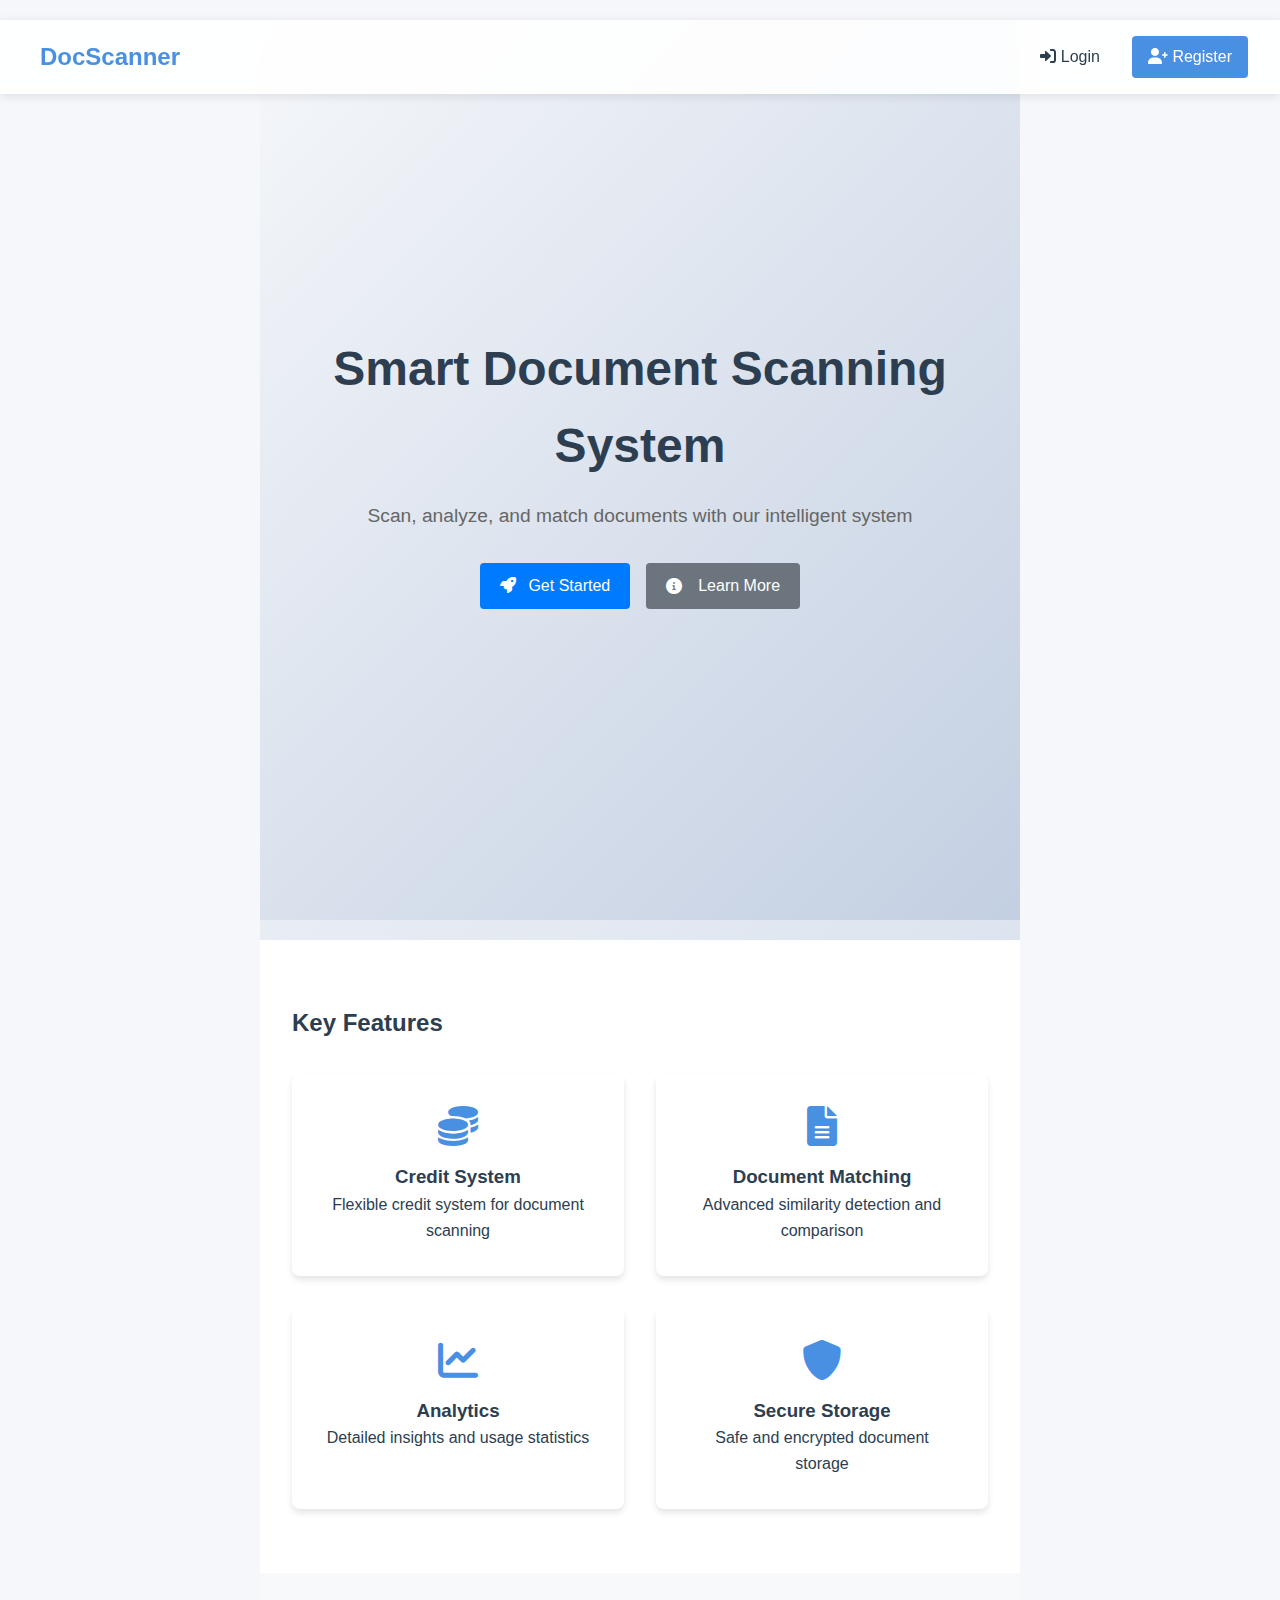
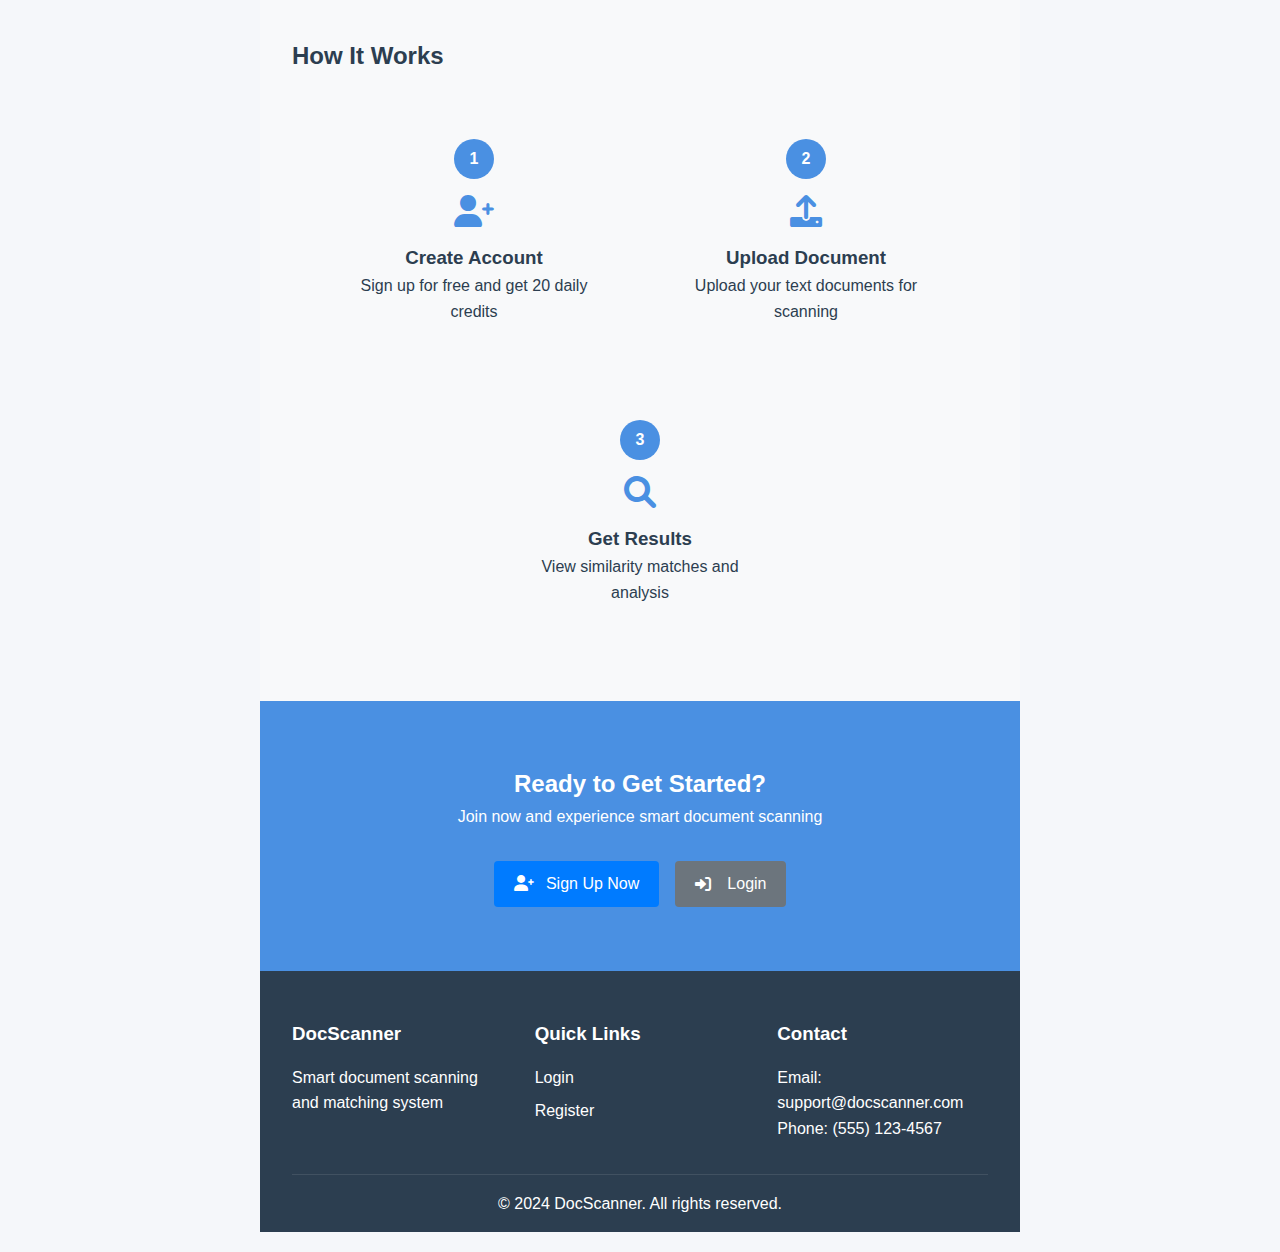
<file: index.html>
<!DOCTYPE html>
<html lang="en">
<head>
    <meta charset="UTF-8">
    <meta name="viewport" content="width=device-width, initial-scale=1.0">
    <title>Document Scanner - Home</title>
    <link rel="stylesheet" href="css/style.css">
    <link rel="stylesheet" href="https://cdnjs.cloudflare.com/ajax/libs/font-awesome/6.0.0/css/all.min.css">
</head>
<body>
    <div class="landing-container">
        <!-- Hero Section -->
        <header class="hero-section">
            <nav class="nav-bar">
                <div class="logo">
                    <i class="fas fa-file-search"></i>
                    <span>DocScanner</span>
                </div>
                <div class="nav-links">
                    <a href="login.html" class="nav-link">
                        <i class="fas fa-sign-in-alt"></i> Login
                    </a>
                    <a href="register.html" class="nav-link highlight">
                        <i class="fas fa-user-plus"></i> Register
                    </a>
                </div>
            </nav>
            
            <div class="hero-content">
                <h1>Smart Document Scanning System</h1>
                <p>Scan, analyze, and match documents with our intelligent system</p>
                <div class="hero-buttons">
                    <a href="register.html" class="btn primary-btn">
                        <i class="fas fa-rocket"></i> Get Started
                    </a>
                    <a href="#features" class="btn secondary-btn">
                        <i class="fas fa-info-circle"></i> Learn More
                    </a>
                </div>
            </div>
        </header>

        <!-- Features Section -->
        <section id="features" class="features-section">
            <h2>Key Features</h2>
            <div class="features-grid">
                <div class="feature-card">
                    <i class="fas fa-coins feature-icon"></i>
                    <h3>Credit System</h3>
                    <p>Flexible credit system for document scanning</p>
                </div>
                <div class="feature-card">
                    <i class="fas fa-file-alt feature-icon"></i>
                    <h3>Document Matching</h3>
                    <p>Advanced similarity detection and comparison</p>
                </div>
                <div class="feature-card">
                    <i class="fas fa-chart-line feature-icon"></i>
                    <h3>Analytics</h3>
                    <p>Detailed insights and usage statistics</p>
                </div>
                <div class="feature-card">
                    <i class="fas fa-shield-alt feature-icon"></i>
                    <h3>Secure Storage</h3>
                    <p>Safe and encrypted document storage</p>
                </div>
            </div>
        </section>

        <!-- How It Works Section -->
        <section class="how-it-works-section">
            <h2>How It Works</h2>
            <div class="steps-container">
                <div class="step">
                    <div class="step-number">1</div>
                    <i class="fas fa-user-plus step-icon"></i>
                    <h3>Create Account</h3>
                    <p>Sign up for free and get 20 daily credits</p>
                </div>
                <div class="step">
                    <div class="step-number">2</div>
                    <i class="fas fa-upload step-icon"></i>
                    <h3>Upload Document</h3>
                    <p>Upload your text documents for scanning</p>
                </div>
                <div class="step">
                    <div class="step-number">3</div>
                    <i class="fas fa-search step-icon"></i>
                    <h3>Get Results</h3>
                    <p>View similarity matches and analysis</p>
                </div>
            </div>
        </section>

        <!-- Call to Action -->
        <section class="cta-section">
            <div class="cta-content">
                <h2>Ready to Get Started?</h2>
                <p>Join now and experience smart document scanning</p>
                <div class="cta-buttons">
                    <a href="register.html" class="btn primary-btn">
                        <i class="fas fa-user-plus"></i> Sign Up Now
                    </a>
                    <a href="login.html" class="btn secondary-btn">
                        <i class="fas fa-sign-in-alt"></i> Login
                    </a>
                </div>
            </div>
        </section>

        <!-- Footer -->
        <footer class="footer">
            <div class="footer-content">
                <div class="footer-section">
                    <h3>DocScanner</h3>
                    <p>Smart document scanning and matching system</p>
                </div>
                <div class="footer-section">
                    <h3>Quick Links</h3>
                    <a href="login.html">Login</a>
                    <a href="register.html">Register</a>
                </div>
                <div class="footer-section">
                    <h3>Contact</h3>
                    <p>Email: support@docscanner.com</p>
                    <p>Phone: (555) 123-4567</p>
                </div>
            </div>
            <div class="footer-bottom">
                <p>&copy; 2024 DocScanner. All rights reserved.</p>
            </div>
        </footer>
    </div>
</body>
</html>
</file>
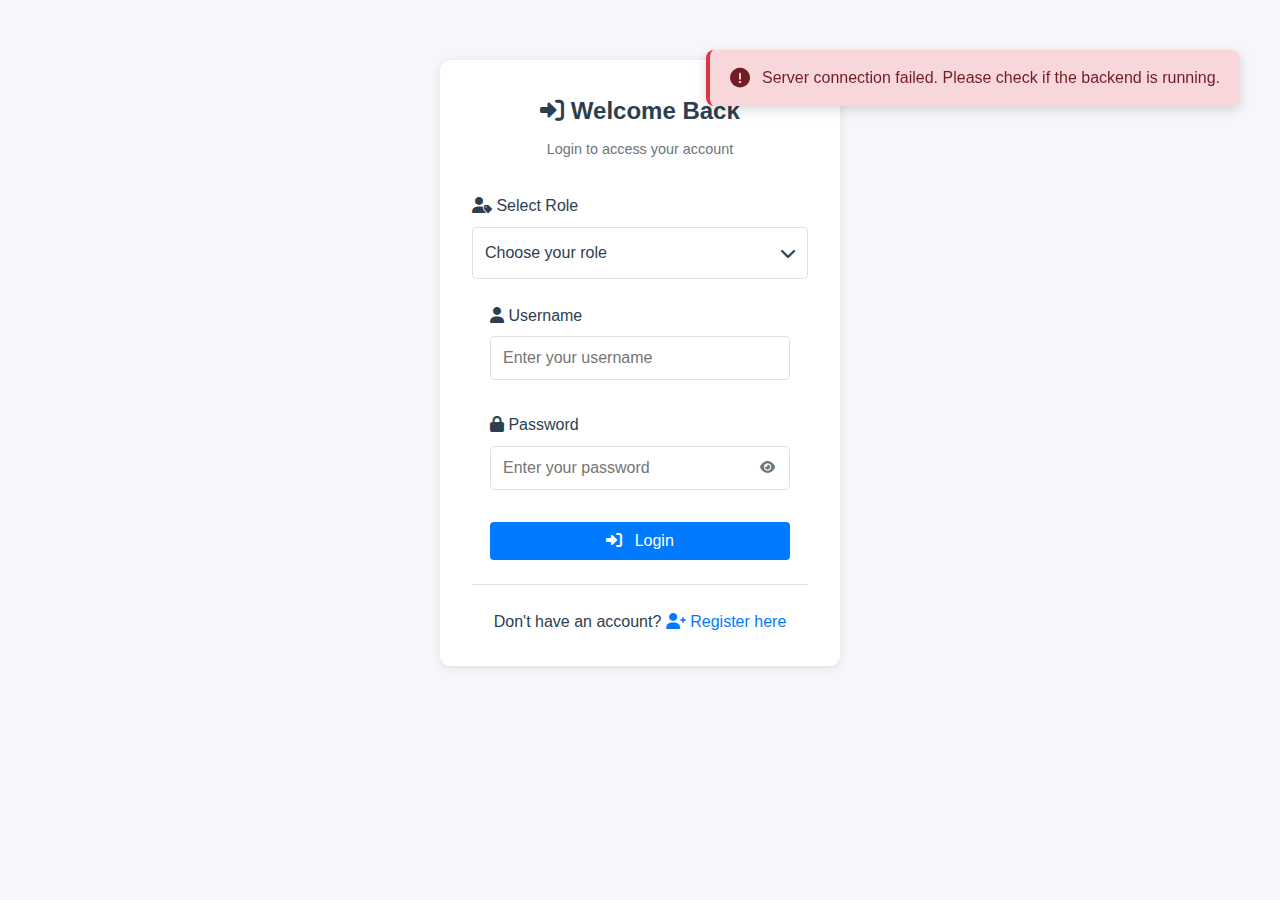
<file: admin.html>
<!DOCTYPE html>
<html lang="en">
<head>
    <meta charset="UTF-8">
    <meta name="viewport" content="width=device-width, initial-scale=1.0">
    <title>Admin Dashboard</title>
    <link rel="stylesheet" href="css/style.css">
    <link rel="stylesheet" href="https://cdnjs.cloudflare.com/ajax/libs/font-awesome/6.0.0/css/all.min.css">
</head>
<body>
    <div class="container">
        <div class="admin-dashboard">
            <div class="admin-header">
                <h1><i class="fas fa-user-shield"></i> Admin Dashboard</h1>
                <div class="header-actions">
                    <a href="analytics.html" class="btn primary-btn">
                        <i class="fas fa-chart-line"></i> View Analytics
                    </a>
                    <button class="btn secondary-btn refresh-btn">
                        <i class="fas fa-sync-alt"></i> Refresh
                    </button>
                </div>
            </div>
            
            <div class="admin-section">
                <h2><i class="fas fa-coins"></i> Credit Requests</h2>
                <div id="creditRequests" class="request-list">
                    Loading requests...
                </div>
            </div>

            <div class="admin-section">
                <h2><i class="fas fa-users"></i> User Management</h2>
                <div id="userList" class="user-list">
                    Loading users...
                </div>
            </div>

            <div class="button-group">
                <a href="profile.html" class="btn back-btn">
                    <i class="fas fa-arrow-left"></i> Back to Profile
                </a>
                <button id="logoutBtn" class="btn danger-btn">
                    <i class="fas fa-sign-out-alt"></i> Logout
                </button>
            </div>
        </div>
    </div>

    <script src="js/admin.js"></script>
</body>
</html>
</file>
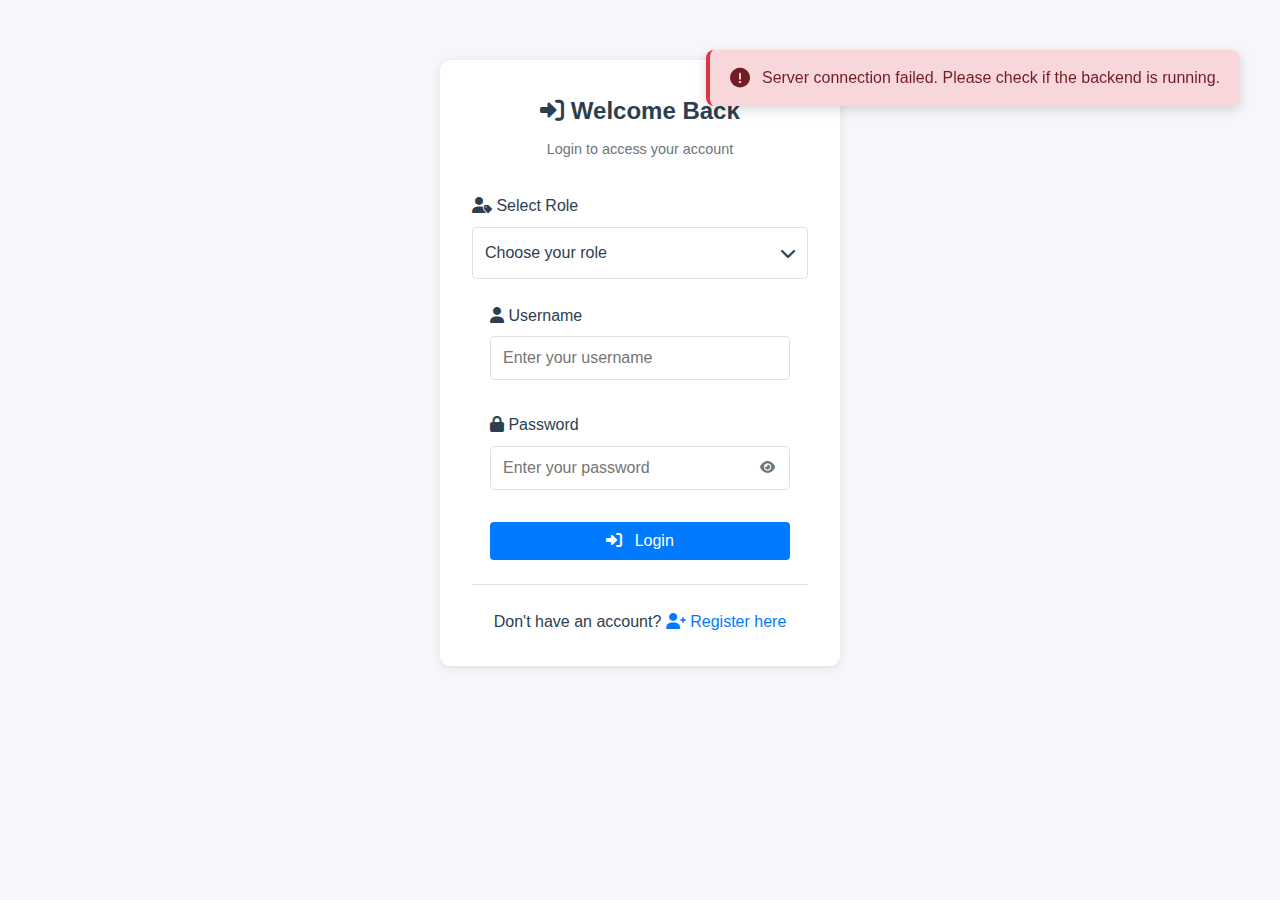
<file: login.html>
<!DOCTYPE html>
<html lang="en">
<head>
    <meta charset="UTF-8">
    <meta name="viewport" content="width=device-width, initial-scale=1.0">
    <title>Login - Document Scanner</title>
    <link rel="stylesheet" href="css/style.css">
    <link rel="stylesheet" href="https://cdnjs.cloudflare.com/ajax/libs/font-awesome/6.0.0/css/all.min.css">
</head>
<body>
    <div class="container">
        <div class="auth-card">
            <div class="auth-header">
                <h2><i class="fas fa-sign-in-alt"></i> Welcome Back</h2>
                <p class="auth-subtitle">Login to access your account</p>
            </div>

            <div class="role-selector">
                <label for="roleSelect"><i class="fas fa-user-tag"></i> Select Role</label>
                <div class="custom-select" id="roleSelect">
                    <div class="select-header">
                        <span class="selected-option">Choose your role</span>
                        <i class="fas fa-chevron-down"></i>
                    </div>
                    <div class="options-list">
                        <div class="option" data-username="admin" data-password="admin123" data-role="admin">
                            <i class="fas fa-user-shield"></i> Admin
                        </div>
                        <div class="option" data-username="user1" data-password="password" data-role="user">
                            <i class="fas fa-user"></i> Regular User
                        </div>
                    </div>
                </div>
            </div>

            <form id="loginForm" class="auth-form">
                <div class="form-group">
                    <label for="username">
                        <i class="fas fa-user"></i> Username
                    </label>
                    <input 
                        type="text" 
                        id="username" 
                        name="username" 
                        required 
                        placeholder="Enter your username"
                        autocomplete="username"
                    >
                </div>
                
                <div class="form-group">
                    <label for="password">
                        <i class="fas fa-lock"></i> Password
                    </label>
                    <div class="password-input-group">
                        <input 
                            type="password" 
                            id="password" 
                            name="password" 
                            required 
                            placeholder="Enter your password"
                            autocomplete="current-password"
                        >
                        <button type="button" class="toggle-password" tabindex="-1">
                            <i class="fas fa-eye"></i>
                        </button>
                    </div>
                </div>
                
                <button type="submit" class="btn primary-btn">
                    <i class="fas fa-sign-in-alt"></i> Login
                </button>
            </form>

            <div class="auth-footer">
                <p>Don't have an account? 
                    <a href="register.html" class="link-primary">
                        <i class="fas fa-user-plus"></i> Register here
                    </a>
                </p>
            </div>

            <div id="notification" class="notification" style="display: none;"></div>
        </div>

        <div class="notification-container"></div>
    </div>

    <script src="js/login.js"></script>
</body>
</html>
</file>
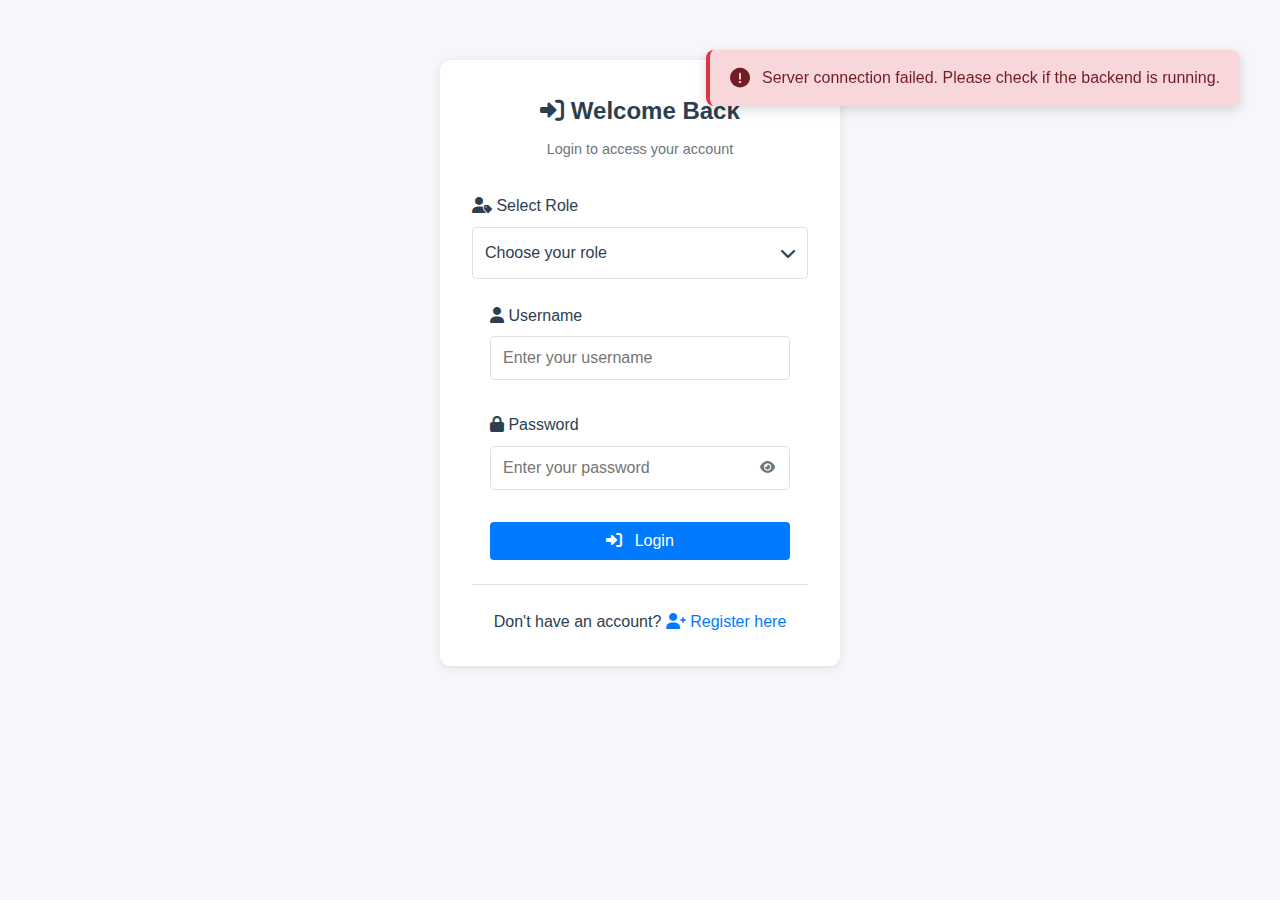
<file: profile.html>
<!DOCTYPE html>
<html lang="en">
<head>
    <meta charset="UTF-8">
    <meta name="viewport" content="width=device-width, initial-scale=1.0">
    <title>User Profile</title>
    <link rel="stylesheet" href="css/style.css">
    <link rel="stylesheet" href="https://cdnjs.cloudflare.com/ajax/libs/font-awesome/6.0.0/css/all.min.css">
</head>
<body>
    <div class="container">
        <div class="profile-card">
            <h1>User Profile</h1>
            
            <div class="user-info">
                <p><strong>Username:</strong> <span id="username">Loading...</span></p>
            </div>

            <div class="credit-section">
                <div class="credit-info">
                    <h3><i class="fas fa-coins"></i> Credits</h3>
                    <p>Available: <span id="credits">Loading...</span></p>
                </div>
                <div id="creditHistory" class="credit-history"></div>
            </div>

            <div class="button-group">
                <a href="upload.html" class="btn primary-btn">
                    <i class="fas fa-upload"></i> Upload Document
                </a>
                <button id="logoutBtn" class="btn danger-btn">
                    <i class="fas fa-sign-out-alt"></i> Logout
                </button>
            </div>
        </div>
    </div>

    <script src="js/profile.js"></script>
</body>
</html>
</file>
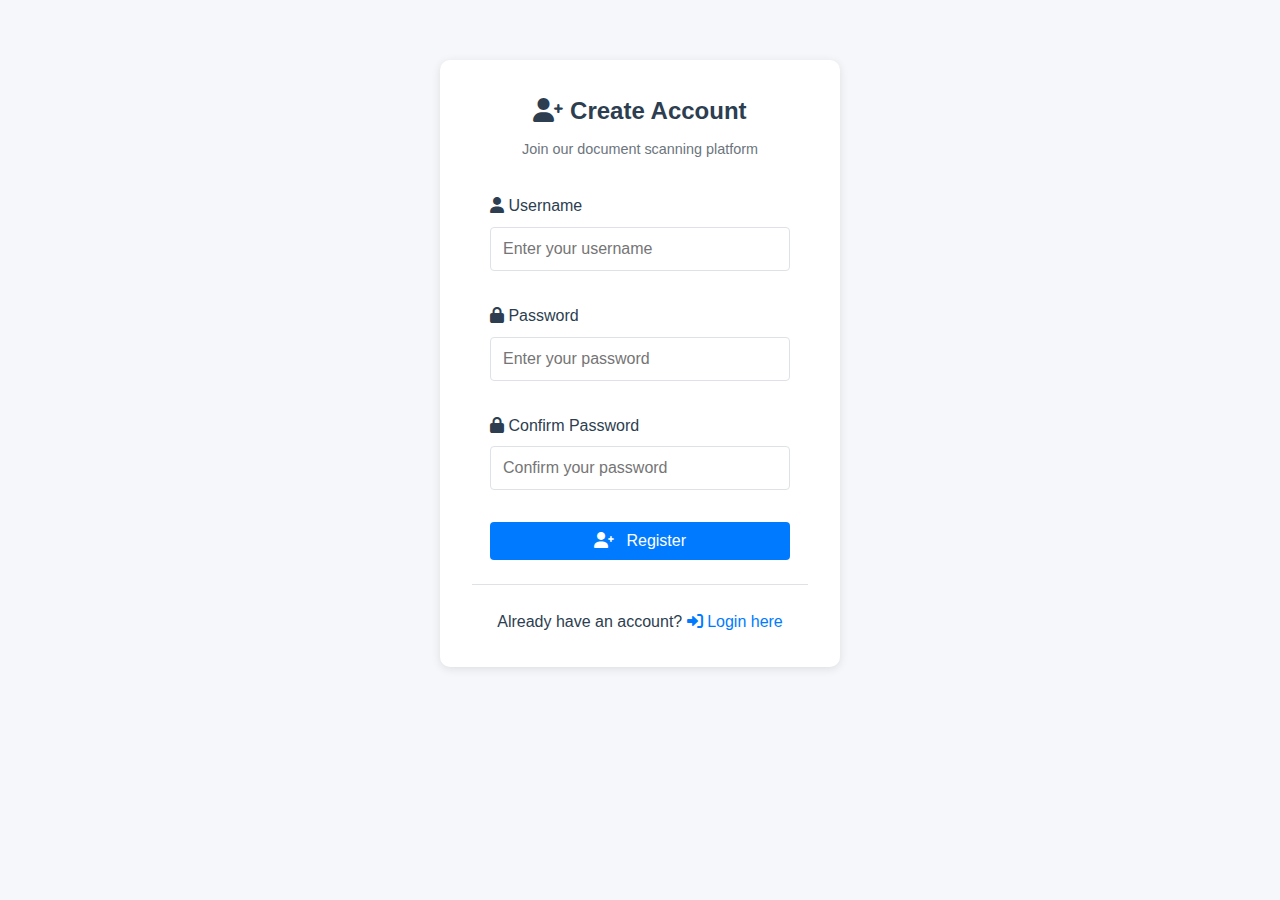
<file: register.html>
<!DOCTYPE html>
<html lang="en">
<head>
    <meta charset="UTF-8">
    <meta name="viewport" content="width=device-width, initial-scale=1.0">
    <title>Register - Document Scanner</title>
    <link rel="stylesheet" href="css/style.css">
    <link rel="stylesheet" href="https://cdnjs.cloudflare.com/ajax/libs/font-awesome/6.0.0/css/all.min.css">
</head>
<body>
    <div class="container">
        <div class="auth-card">
            <div class="auth-header">
                <h2><i class="fas fa-user-plus"></i> Create Account</h2>
                <p class="auth-subtitle">Join our document scanning platform</p>
            </div>

            <form id="registerForm" class="auth-form">
                <div class="form-group">
                    <label for="username">
                        <i class="fas fa-user"></i> Username
                    </label>
                    <input 
                        type="text" 
                        id="username" 
                        name="username" 
                        required 
                        placeholder="Enter your username"
                        autocomplete="username"
                    >
                </div>
                
                <div class="form-group">
                    <label for="password">
                        <i class="fas fa-lock"></i> Password
                    </label>
                    <input 
                        type="password" 
                        id="password" 
                        name="password" 
                        required 
                        placeholder="Enter your password"
                        autocomplete="new-password"
                    >
                </div>

                <div class="form-group">
                    <label for="confirm-password">
                        <i class="fas fa-lock"></i> Confirm Password
                    </label>
                    <input 
                        type="password" 
                        id="confirm-password" 
                        name="confirm-password" 
                        required 
                        placeholder="Confirm your password"
                        autocomplete="new-password"
                    >
                </div>
                
                <button type="submit" class="btn primary-btn">
                    <i class="fas fa-user-plus"></i> Register
                </button>
            </form>

            <div class="auth-footer">
                <p>Already have an account? 
                    <a href="login.html" class="link-primary">
                        <i class="fas fa-sign-in-alt"></i> Login here
                    </a>
                </p>
            </div>

            <div id="notification" class="notification" style="display: none;"></div>
        </div>
    </div>

    <script src="js/register.js"></script>
</body>
</html>
</file>
<file: css/style.css>
/* CSS Reset and Base Styles */
:root {
    --primary-color: #4a90e2;
    --secondary-color: #67c23a;
    --danger-color: #f56c6c;
    --text-color: #2c3e50;
    --border-color: #dcdfe6;
    --background-color: #f5f7fa;
    --card-shadow: 0 2px 12px 0 rgba(0, 0, 0, 0.1);
    --transition-speed: 0.3s;
}

* {
    margin: 0;
    padding: 0;
    box-sizing: border-box;
}

body {
    font-family: 'Segoe UI', Tahoma, Geneva, Verdana, sans-serif;
    line-height: 1.6;
    color: var(--text-color);
    background-color: var(--background-color);
}

/* Layout Components */
.container {
    max-width: 1200px;
    margin: 0 auto;
    padding: 20px;
}

/* Card Styles */
.card {
    background: white;
    border-radius: 8px;
    padding: 20px;
    margin-bottom: 20px;
    box-shadow: var(--card-shadow);
    transition: transform var(--transition-speed);
}

.card:hover {
    transform: translateY(-2px);
}

/* Form Styles */
.form-group {
    margin-bottom: 1rem;
}

.form-group label {
    display: block;
    margin-bottom: 0.5rem;
    font-weight: 500;
}

.form-group input {
    width: 100%;
    padding: 8px 12px;
    border: 1px solid var(--border-color);
    border-radius: 4px;
    transition: border-color var(--transition-speed);
}

.form-group input:focus {
    outline: none;
    border-color: var(--primary-color);
}

/* Button Styles */
.btn {
    display: inline-flex;
    align-items: center;
    padding: 8px 16px;
    border: none;
    border-radius: 4px;
    cursor: pointer;
    font-weight: 500;
    transition: all var(--transition-speed);
}

.btn i {
    margin-right: 8px;
}

.primary-btn {
    background-color: var(--primary-color);
    color: white;
}

.secondary-btn {
    background-color: #fff;
    border: 1px solid var(--primary-color);
    color: var(--primary-color);
}

.danger-btn {
    background-color: var(--danger-color);
    color: white;
}

/* Document History Styles */
.history-card {
    background: white;
    border-radius: 8px;
    padding: 20px;
    margin-top: 20px;
    box-shadow: var(--card-shadow);
}

.history-header {
    display: flex;
    justify-content: space-between;
    align-items: center;
    margin-bottom: 20px;
}

.document-item {
    border: 1px solid var(--border-color);
    border-radius: 6px;
    padding: 15px;
    margin-bottom: 15px;
    background: #fff;
}

.document-header {
    display: flex;
    justify-content: space-between;
    align-items: center;
    margin-bottom: 10px;
}

.document-actions {
    display: flex;
    gap: 10px;
}

.document-info {
    color: #666;
    font-size: 0.9em;
}

.document-preview {
    margin-top: 5px;
    padding: 10px;
    background: #f8f9fa;
    border-radius: 4px;
}

.similar-documents {
    margin-top: 10px;
    padding: 10px;
    background: #f8f9fa;
    border-radius: 4px;
}

.similar-document {
    display: flex;
    align-items: center;
    gap: 10px;
    margin: 5px 0;
}

.similarity-score {
    padding: 2px 6px;
    border-radius: 4px;
    font-weight: bold;
}

.high-similarity { background: #67c23a; color: white; }
.medium-similarity { background: #e6a23c; color: white; }
.low-similarity { background: #f56c6c; color: white; }

.no-documents {
    text-align: center;
    padding: 20px;
    color: #666;
    background: #f8f9fa;
    border-radius: 4px;
}

.error {
    color: var(--danger-color);
    text-align: center;
    padding: 10px;
    background: #fff3f3;
    border-radius: 4px;
}

/* Similar Documents Section */
.similar-docs-section {
    margin-top: 20px;
    padding: 15px;
    background: #f8f9fa;
    border-radius: 8px;
}

.similar-doc-item {
    display: flex;
    align-items: center;
    padding: 10px;
    border-bottom: 1px solid var(--border-color);
}

/* Analytics Dashboard */
.analytics-grid {
    display: grid;
    grid-template-columns: repeat(auto-fit, minmax(250px, 1fr));
    gap: 20px;
    margin-bottom: 30px;
}

.stat-box {
    background: white;
    padding: 20px;
    border-radius: 8px;
    display: flex;
    align-items: center;
    box-shadow: var(--card-shadow);
}

/* Notifications */
.notification {
    position: fixed;
    bottom: 20px;
    right: 20px;
    padding: 15px 25px;
    border-radius: 4px;
    background: white;
    box-shadow: var(--card-shadow);
    animation: slideIn 0.3s ease-out;
    z-index: 1000;
}

@keyframes slideIn {
    from {
        transform: translateX(100%);
        opacity: 0;
    }
    to {
        transform: translateX(0);
        opacity: 1;
    }
}

/* Loading States */
.loading {
    position: relative;
}

.loading::after {
    content: '';
    position: absolute;
    top: 0;
    left: 0;
    width: 100%;
    height: 100%;
    background: rgba(255, 255, 255, 0.8);
    display: flex;
    justify-content: center;
    align-items: center;
}

/* Responsive Design */
@media (max-width: 768px) {
    .container {
        padding: 10px;
    }

    .analytics-grid {
        grid-template-columns: 1fr;
    }

    .btn {
        width: 100%;
        margin-bottom: 10px;
    }

    .document-header {
        flex-direction: column;
        gap: 10px;
    }
}

/* Print Styles */
@media print {
    .no-print {
        display: none;
    }

    .container {
        width: 100%;
        padding: 0;
    }

    .card {
        box-shadow: none;
        border: 1px solid #ddd;
    }
}

/* Utility Classes */
.text-center { text-align: center; }
.mt-2 { margin-top: 1rem; }
.mb-2 { margin-bottom: 1rem; }
.hidden { display: none; }

body {
    font-family: Arial, sans-serif;
    max-width: 800px;
    margin: 0 auto;
    padding: 20px;
}

form {
    display: flex;
    flex-direction: column;
    gap: 10px;
    max-width: 300px;
    margin: 20px auto;
}

input {
    padding: 8px;
    border: 1px solid #ddd;
    border-radius: 4px;
}

button {
    padding: 10px;
    background-color: #007bff;
    color: white;
    border: none;
    border-radius: 4px;
    cursor: pointer;
}

button:hover {
    background-color: #0056b3;
}

header {
    margin-bottom: 20px;
}

nav {
    margin: 20px 0;
}

nav button {
    margin-right: 10px;
}

.profile-info {
    background: #f5f5f5;
    padding: 20px;
    border-radius: 4px;
    margin-bottom: 20px;
}

/* Style for the navigation buttons */
nav button {
    padding: 10px 20px;
    margin-right: 10px;
    background-color: #007bff;
    color: white;
    border: none;
    border-radius: 4px;
    cursor: pointer;
}

nav button:hover {
    background-color: #0056b3;
}

/* Style for the logout button specifically */
#logoutBtn {
    background-color: #dc3545;
}

#logoutBtn:hover {
    background-color: #c82333;
}

#result {
    padding: 10px;
    margin: 10px 0;
    border-radius: 4px;
}

#result:not(:empty) {
    background-color: #f8f9fa;
    border: 1px solid #ddd;
}

#creditInfo {
    margin: 10px 0;
    padding: 10px;
    background-color: #e9ecef;
    border-radius: 4px;
}

#backBtn {
    background-color: #6c757d;
}

#backBtn:hover {
    background-color: #5a6268;
}

/* Add this to your existing CSS */
.button {
    display: inline-block;
    padding: 10px 20px;
    background-color: #007bff;
    color: white;
    text-decoration: none;
    border-radius: 4px;
    margin-right: 10px;
}

.button:hover {
    background-color: #0056b3;
    color: white;
}

/* Add these styles */
.form-group {
    margin-bottom: 15px;
}

main {
    padding: 20px;
    background-color: #fff;
    border-radius: 8px;
    box-shadow: 0 2px 4px rgba(0,0,0,0.1);
}

/* Add these new styles to your existing CSS */
.container {
    max-width: 800px;
    margin: 40px auto;
    padding: 0 20px;
}

.profile-card, .upload-card {
    background: white;
    padding: 30px;
    border-radius: 8px;
    box-shadow: 0 2px 4px rgba(0,0,0,0.1);
}

.user-info, .credit-info {
    margin: 20px 0;
    padding: 15px;
    background: #f8f9fa;
    border-radius: 4px;
}

.button-group {
    margin-top: 20px;
    display: flex;
    gap: 10px;
}

.btn {
    padding: 10px 20px;
    border: none;
    border-radius: 4px;
    cursor: pointer;
    text-decoration: none;
    display: inline-block;
    font-size: 16px;
}

.primary-btn {
    background: #007bff;
    color: white;
}

.primary-btn:hover {
    background: #0056b3;
}

.danger-btn {
    background-color: #dc3545;
    color: white;
}

.danger-btn:hover {
    background-color: #c82333;
}

.secondary-btn {
    background: #6c757d;
    color: white;
}

.secondary-btn:hover {
    background: #5a6268;
}

.back-btn {
    background: #28a745;
    color: white;
}

.back-btn:hover {
    background: #218838;
}

.upload-form {
    margin: 20px 0;
}

.form-group {
    margin-bottom: 15px;
}

.form-group label {
    display: block;
    margin-bottom: 5px;
}

.status-message {
    margin: 15px 0;
    padding: 10px;
    border-radius: 4px;
}

.status-message:not(:empty) {
    background: #f8f9fa;
    border: 1px solid #dee2e6;
}

/* Add these new styles */
.history-card {
    background: white;
    padding: 20px;
    border-radius: 8px;
    box-shadow: 0 2px 4px rgba(0,0,0,0.1);
    margin-top: 20px;
}

.document-list {
    margin-top: 15px;
}

.document-item {
    padding: 15px;
    border: 1px solid #dee2e6;
    border-radius: 4px;
    margin-bottom: 10px;
    background: #f8f9fa;
}

.document-item:hover {
    background: #e9ecef;
}

.document-item h3 {
    margin: 0 0 5px 0;
    color: #007bff;
}

.document-date {
    color: #6c757d;
    font-size: 0.9em;
    margin-bottom: 8px;
}

.document-preview {
    color: #212529;
    font-size: 0.95em;
    line-height: 1.4;
}

/* Add these new styles for the custom select box */
.login-card {
    background: white;
    padding: 30px;
    border-radius: 8px;
    box-shadow: 0 2px 4px rgba(0,0,0,0.1);
    max-width: 400px;
    margin: 0 auto;
}

.role-selector {
    margin-bottom: 20px;
}

.custom-select {
    position: relative;
    width: 100%;
    margin-bottom: 20px;
}

.select-header {
    padding: 10px;
    border: 1px solid #ddd;
    border-radius: 4px;
    cursor: pointer;
    display: flex;
    justify-content: space-between;
    align-items: center;
    background: white;
}

.select-header:hover {
    background-color: #f8f9fa;
}

.arrow {
    font-size: 12px;
    transition: transform 0.3s;
}

.custom-select.open .arrow {
    transform: rotate(180deg);
}

.options-list {
    display: none;
    position: absolute;
    top: 100%;
    left: 0;
    right: 0;
    background: white;
    border: 1px solid #ddd;
    border-radius: 4px;
    margin-top: 4px;
    z-index: 1000;
}

.custom-select.open .options-list {
    display: block;
}

.option {
    padding: 10px;
    cursor: pointer;
}

.option:hover {
    background-color: #f8f9fa;
}

.register-link {
    text-align: center;
    margin-top: 20px;
}

.register-link a {
    color: #007bff;
    text-decoration: none;
}

.register-link a:hover {
    text-decoration: underline;
}

/* Admin styles */
.user-item {
    background: #fff;
    padding: 15px;
    border-radius: 8px;
    margin-bottom: 15px;
    box-shadow: 0 1px 3px rgba(0,0,0,0.1);
    display: flex;
    justify-content: space-between;
    align-items: center;
}

.user-info h3 {
    margin: 0 0 10px 0;
    color: #2c3e50;
}

.user-role, .user-credits, .user-reset {
    margin: 5px 0;
    color: #666;
}

.user-actions {
    display: flex;
    gap: 10px;
    align-items: center;
    flex-wrap: wrap;
}

.credit-input {
    width: 80px;
    padding: 5px;
    border: 1px solid #ddd;
    border-radius: 4px;
}

.error {
    color: #dc3545;
    padding: 10px;
    background: #f8d7da;
    border-radius: 4px;
    margin: 10px 0;
}

.admin-section {
    background: white;
    padding: 20px;
    border-radius: 8px;
    margin-bottom: 20px;
    box-shadow: 0 2px 4px rgba(0,0,0,0.1);
}

.admin-section h2 {
    margin-top: 0;
    color: #2c3e50;
    border-bottom: 2px solid #eee;
    padding-bottom: 10px;
    margin-bottom: 20px;
}

/* Add notification styles */
.notification {
    position: fixed;
    top: 20px;
    right: 20px;
    padding: 15px 25px;
    border-radius: 4px;
    color: white;
    z-index: 1000;
    animation: slideIn 0.3s ease-out;
}

@keyframes slideIn {
    from {
        transform: translateX(100%);
        opacity: 0;
    }
    to {
        transform: translateX(0);
        opacity: 1;
    }
}

.notification.success {
    background-color: #28a745;
}

.notification.error {
    background-color: #dc3545;
}

.notification.info {
    background-color: #17a2b8;
}

/* Update user-actions style */
.user-actions {
    display: flex;
    gap: 10px;
    align-items: center;
    flex-wrap: wrap;
}

/* Make sure danger button stands out */
.danger-btn {
    background-color: #dc3545;
    color: white;
}

.danger-btn:hover {
    background-color: #c82333;
}

/* Add styles for similar documents */
.similar-docs {
    margin-top: 20px;
    padding: 15px;
    background: #f8f9fa;
    border-radius: 8px;
    border: 1px solid #dee2e6;
}

.similar-docs h3 {
    color: #2c3e50;
    margin-bottom: 15px;
}

.similar-doc-item {
    padding: 10px;
    border-bottom: 1px solid #dee2e6;
}

.similar-doc-item:last-child {
    border-bottom: none;
}

.doc-name {
    color: #007bff;
    font-weight: bold;
    margin: 0;
}

.doc-similarity {
    color: #28a745;
    margin: 5px 0;
}

.doc-date {
    color: #6c757d;
    font-size: 0.9em;
    margin: 0;
}

/* Analytics styles */
.analytics-card {
    background: #ffffff;
    border-radius: 8px;
    padding: 20px;
    margin: 10px;
    box-shadow: 0 2px 4px rgba(0,0,0,0.1);
}

.analytics-value {
    font-size: 24px;
    font-weight: bold;
    color: #2c3e50;
}

.analytics-date {
    color: #7f8c8d;
    font-size: 14px;
}

.error-message {
    text-align: center;
    padding: 20px;
    background: #fff3f3;
    border-radius: 8px;
    margin: 20px;
}

.error-message button {
    background: #3498db;
    color: white;
    border: none;
    padding: 10px 20px;
    border-radius: 4px;
    cursor: pointer;
    margin-top: 10px;
}

.error-message button:hover {
    background: #2980b9;
}

/* Add styles for admin header */
.admin-header {
    margin-bottom: 20px;
    padding: 10px 0;
    border-bottom: 2px solid #eee;
    display: flex;
    justify-content: flex-end;
}

.admin-header .btn {
    font-size: 1.1em;
    padding: 12px 24px;
}

/* Enhanced Analytics Styles */
.analytics-header {
    display: flex;
    justify-content: space-between;
    align-items: center;
    margin-bottom: 30px;
    padding-bottom: 20px;
    border-bottom: 2px solid #eee;
}

.analytics-header h1 {
    display: flex;
    align-items: center;
    gap: 10px;
    color: #2c3e50;
    margin: 0;
}

.header-actions {
    display: flex;
    gap: 10px;
}

.analytics-grid {
    display: grid;
    grid-template-columns: repeat(2, 1fr);
    gap: 20px;
}

.quick-stats {
    grid-column: 1 / -1;
    display: grid;
    grid-template-columns: repeat(auto-fit, minmax(200px, 1fr));
    gap: 15px;
}

.stat-box {
    background: white;
    padding: 20px;
    border-radius: 8px;
    box-shadow: 0 2px 4px rgba(0,0,0,0.1);
    display: flex;
    align-items: center;
    gap: 15px;
    transition: transform 0.2s;
}

.stat-box:hover {
    transform: translateY(-2px);
}

.stat-box i {
    font-size: 2em;
    padding: 15px;
    border-radius: 50%;
    background: #f8f9fa;
}

.total-users i {
    color: #007bff;
}

.total-scans i {
    color: #28a745;
}

.active-users i {
    color: #17a2b8;
}

.pending-requests i {
    color: #ffc107;
}

.stat-info h3 {
    margin: 0;
    font-size: 0.9em;
    color: #6c757d;
}

.stat-info p {
    margin: 5px 0 0 0;
    font-size: 1.5em;
    font-weight: bold;
    color: #2c3e50;
}

.chart-container {
    background: white;
    padding: 20px;
    border-radius: 8px;
    box-shadow: 0 2px 4px rgba(0,0,0,0.1);
}

.chart-header {
    display: flex;
    justify-content: space-between;
    align-items: center;
    margin-bottom: 20px;
}

.chart-header h2 {
    margin: 0;
    font-size: 1.2em;
    color: #2c3e50;
    display: flex;
    align-items: center;
    gap: 10px;
}

.btn-icon {
    background: none;
    border: none;
    padding: 8px;
    cursor: pointer;
    color: #6c757d;
    border-radius: 4px;
}

.btn-icon:hover {
    background: #f8f9fa;
    color: #2c3e50;
}

.credit-stats-container {
    grid-column: 1 / -1;
}

/* Responsive adjustments */
@media (max-width: 1200px) {
    .analytics-grid {
        grid-template-columns: 1fr;
    }
}

@media (max-width: 768px) {
    .quick-stats {
        grid-template-columns: repeat(auto-fit, minmax(150px, 1fr));
    }
    
    .analytics-header {
        flex-direction: column;
        gap: 15px;
        text-align: center;
    }
}

/* Add styles for pending requests details */
.pending-list {
    position: absolute;
    top: 100%;
    left: 0;
    right: 0;
    background: white;
    border-radius: 8px;
    box-shadow: 0 4px 6px rgba(0,0,0,0.1);
    margin-top: 10px;
    z-index: 1000;
    padding: 10px;
}

.pending-item {
    display: flex;
    justify-content: space-between;
    padding: 8px;
    border-bottom: 1px solid #eee;
}

.pending-item:last-child {
    border-bottom: none;
}

.pending-item .user {
    font-weight: bold;
    color: #2c3e50;
}

.pending-item .amount {
    color: #28a745;
}

.pending-item .date {
    color: #6c757d;
    font-size: 0.9em;
}

.stat-box.pending-requests {
    position: relative;
    cursor: pointer;
}

.stat-box.pending-requests:hover {
    background: #f8f9fa;
}

/* Enhanced Profile Styles */
.profile-header {
    display: flex;
    justify-content: space-between;
    align-items: center;
    margin-bottom: 30px;
    padding-bottom: 20px;
    border-bottom: 2px solid #eee;
}

.profile-header h1 {
    display: flex;
    align-items: center;
    gap: 10px;
    margin: 0;
    color: #2c3e50;
}

.profile-grid {
    display: grid;
    gap: 20px;
    margin-bottom: 30px;
}

.info-section, .stats-section, .documents-section {
    background: white;
    padding: 20px;
    border-radius: 8px;
    box-shadow: 0 2px 4px rgba(0,0,0,0.1);
}

.section-header {
    margin-bottom: 20px;
}

.section-header h2 {
    display: flex;
    align-items: center;
    gap: 10px;
    color: #2c3e50;
    font-size: 1.2em;
    margin: 0;
}

.info-item {
    display: flex;
    align-items: center;
    gap: 15px;
    padding: 15px;
    border-bottom: 1px solid #eee;
}

.info-item:last-child {
    border-bottom: none;
}

.info-item i {
    font-size: 1.5em;
    color: #007bff;
    width: 30px;
    text-align: center;
}

.info-item label {
    color: #6c757d;
    font-size: 0.9em;
    margin-bottom: 5px;
}

.info-item p {
    margin: 0;
    color: #2c3e50;
    font-weight: bold;
}

.stats-grid {
    display: grid;
    grid-template-columns: repeat(auto-fit, minmax(150px, 1fr));
    gap: 15px;
}

.stat-box {
    background: #f8f9fa;
    padding: 15px;
    border-radius: 8px;
    text-align: center;
}

.stat-box h3 {
    margin: 0;
    font-size: 0.9em;
    color: #6c757d;
}

.stat-box p {
    margin: 10px 0 0 0;
    font-size: 1.8em;
    font-weight: bold;
    color: #2c3e50;
}

.button-group {
    display: flex;
    gap: 10px;
    flex-wrap: wrap;
}

.button-group .btn {
    display: flex;
    align-items: center;
    gap: 8px;
}

/* Responsive adjustments */
@media (max-width: 768px) {
    .profile-header {
        flex-direction: column;
        text-align: center;
        gap: 15px;
    }
    
    .button-group {
        flex-direction: column;
    }
    
    .button-group .btn {
        width: 100%;
        justify-content: center;
    }
}

/* Document History Styles */
.history-header {
    display: flex;
    justify-content: space-between;
    align-items: center;
    margin-bottom: 20px;
}

.history-header h2 {
    margin: 0;
    color: #2c3e50;
}

.history-header .btn {
    font-size: 0.9em;
    padding: 8px 16px;
}

.history-header .btn i {
    margin-right: 5px;
}

.document-header {
    display: flex;
    justify-content: space-between;
    align-items: center;
}

.delete-doc-btn {
    background: none;
    border: none;
    color: #dc3545;
    cursor: pointer;
    padding: 5px;
    font-size: 1.2em;
    opacity: 0.7;
    transition: opacity 0.2s;
}

.delete-doc-btn:hover {
    opacity: 1;
}

.document-item {
    position: relative;
    padding: 15px;
    border: 1px solid #dee2e6;
    border-radius: 4px;
    margin-bottom: 10px;
    background: #f8f9fa;
    transition: background-color 0.2s;
}

.document-item:hover {
    background: #e9ecef;
}

/* Modal styles */
.modal {
    position: fixed;
    top: 0;
    left: 0;
    width: 100%;
    height: 100%;
    background: rgba(0, 0, 0, 0.5);
    display: flex;
    justify-content: center;
    align-items: center;
    z-index: 1000;
}

.modal-content {
    background: white;
    padding: 20px;
    border-radius: 8px;
    max-width: 500px;
    width: 90%;
    max-height: 80vh;
    overflow-y: auto;
}

.modal-header {
    display: flex;
    justify-content: space-between;
    align-items: center;
    margin-bottom: 20px;
    padding-bottom: 10px;
    border-bottom: 1px solid #eee;
}

.modal-header h2 {
    margin: 0;
    color: #2c3e50;
}

.close-btn {
    background: none;
    border: none;
    font-size: 24px;
    cursor: pointer;
    color: #666;
}

.close-btn:hover {
    color: #333;
}

.request-item {
    padding: 15px;
    border-bottom: 1px solid #eee;
}

.request-item:last-child {
    border-bottom: none;
}

.request-item p {
    margin: 5px 0;
}

.similar-docs-section {
    margin-top: 20px;
    padding: 20px;
    background: #f8f9fa;
    border-radius: 8px;
    border: 1px solid #dee2e6;
}

.similar-docs-section h3 {
    margin: 0 0 15px 0;
    color: #2c3e50;
    display: flex;
    align-items: center;
    gap: 10px;
}

.similar-docs-list {
    display: flex;
    flex-direction: column;
    gap: 10px;
}

.similar-doc-item {
    display: flex;
    align-items: center;
    padding: 15px;
    background: white;
    border-radius: 6px;
    border: 1px solid #e9ecef;
}

.doc-similarity-score {
    padding: 10px;
    text-align: center;
    min-width: 80px;
}

.doc-similarity-score .score {
    font-size: 1.2em;
    font-weight: bold;
    color: #28a745;
}

.algorithm-used {
    display: block;
    font-size: 0.8em;
    color: #6c757d;
    margin-top: 5px;
}

.doc-details {
    margin-left: 15px;
}

.doc-details h4 {
    margin: 0;
    color: #2c3e50;
}

.doc-details p {
    margin: 5px 0 0 0;
    font-size: 0.9em;
    color: #6c757d;
}

/* Add these new styles for the auth pages */
.auth-card {
    background: white;
    padding: 2rem;
    border-radius: 10px;
    box-shadow: 0 2px 10px rgba(0, 0, 0, 0.1);
    max-width: 400px;
    width: 100%;
    margin: 2rem auto;
}

.auth-header {
    text-align: center;
    margin-bottom: 2rem;
}

.auth-header h2 {
    color: #2c3e50;
    margin-bottom: 0.5rem;
}

.auth-subtitle {
    color: #6c757d;
    font-size: 0.9rem;
}

.auth-form {
    display: flex;
    flex-direction: column;
    gap: 1rem;
}

.auth-form .form-group {
    margin-bottom: 1rem;
}

.auth-form label {
    display: block;
    margin-bottom: 0.5rem;
    color: #2c3e50;
}

.auth-form input {
    width: 100%;
    padding: 0.75rem;
    border: 1px solid #dee2e6;
    border-radius: 4px;
    font-size: 1rem;
    transition: border-color 0.2s;
}

.auth-form input:focus {
    border-color: #007bff;
    outline: none;
    box-shadow: 0 0 0 2px rgba(0, 123, 255, 0.25);
}

.auth-footer {
    text-align: center;
    margin-top: 1.5rem;
    padding-top: 1.5rem;
    border-top: 1px solid #dee2e6;
}

.link-primary {
    color: #007bff;
    text-decoration: none;
    transition: color 0.2s;
}

.link-primary:hover {
    color: #0056b3;
    text-decoration: underline;
}

.notification {
    position: fixed;
    bottom: 20px;
    right: 20px;
    padding: 1rem;
    border-radius: 4px;
    background: #fff;
    box-shadow: 0 2px 10px rgba(0, 0, 0, 0.1);
    z-index: 1000;
    animation: slideIn 0.3s ease-out;
}

@keyframes slideIn {
    from {
        transform: translateX(100%);
        opacity: 0;
    }
    to {
        transform: translateX(0);
        opacity: 1;
    }
}

.notification.success {
    background: #28a745;
    color: white;
}

.notification.error {
    background: #dc3545;
    color: white;
}

/* Responsive adjustments */
@media (max-width: 480px) {
    .auth-card {
        margin: 1rem;
        padding: 1.5rem;
    }
}

/* Role selector styles */
.role-selector {
    margin-bottom: 1.5rem;
}

.role-selector label {
    display: block;
    margin-bottom: 0.5rem;
    color: #2c3e50;
}

.custom-select {
    position: relative;
    width: 100%;
}

.select-header {
    display: flex;
    justify-content: space-between;
    align-items: center;
    padding: 0.75rem;
    background: white;
    border: 1px solid #dee2e6;
    border-radius: 4px;
    cursor: pointer;
    transition: border-color 0.2s;
}

.select-header:hover {
    border-color: #007bff;
}

.options-list {
    display: none;
    position: absolute;
    top: 100%;
    left: 0;
    right: 0;
    background: white;
    border: 1px solid #dee2e6;
    border-radius: 4px;
    margin-top: 4px;
    box-shadow: 0 2px 10px rgba(0,0,0,0.1);
    z-index: 100;
}

.custom-select.open .options-list {
    display: block;
}

.option {
    padding: 0.75rem;
    cursor: pointer;
    transition: background-color 0.2s;
}

.option:hover {
    background-color: #f8f9fa;
}

.option i {
    margin-right: 8px;
    color: #6c757d;
}

/* Password input group */
.password-input-group {
    position: relative;
    display: flex;
    align-items: center;
}

.password-input-group input {
    padding-right: 40px;
}

.toggle-password {
    position: absolute;
    right: 10px;
    background: none;
    border: none;
    color: #6c757d;
    cursor: pointer;
    padding: 5px;
}

.toggle-password:hover {
    color: #007bff;
}

/* Loading state */
.btn.loading {
    position: relative;
    color: transparent;
}

.btn.loading::after {
    content: '';
    position: absolute;
    left: 50%;
    top: 50%;
    width: 20px;
    height: 20px;
    margin: -10px 0 0 -10px;
    border: 2px solid #fff;
    border-top-color: transparent;
    border-radius: 50%;
    animation: spin 0.8s linear infinite;
}

@keyframes spin {
    to { transform: rotate(360deg); }
}

/* Enhanced notification styles */
.notification-container {
    position: fixed;
    top: 20px;
    right: 20px;
    z-index: 1000;
}

.notification {
    position: relative;
    min-width: 300px;
    padding: 15px 20px;
    margin-bottom: 10px;
    border-radius: 8px;
    background: #fff;
    box-shadow: 0 4px 12px rgba(0, 0, 0, 0.15);
    transform: translateX(120%);
    transition: transform 0.3s ease-out;
    display: flex;
    align-items: center;
    gap: 12px;
}

.notification.show {
    transform: translateX(0);
}

.notification i {
    font-size: 20px;
}

.notification.success {
    background: #d4edda;
    border-left: 4px solid #28a745;
    color: #155724;
}

.notification.error {
    background: #f8d7da;
    border-left: 4px solid #dc3545;
    color: #721c24;
}

.notification.info {
    background: #cce5ff;
    border-left: 4px solid #007bff;
    color: #004085;
}

/* Update the redirect overlay styles */
.redirect-overlay {
    position: fixed;
    top: 0;
    left: 0;
    right: 0;
    bottom: 0;
    background: rgba(255, 255, 255, 0.95);
    display: flex;
    flex-direction: column;
    justify-content: center;
    align-items: center;
    z-index: 1000;
    opacity: 0;
    visibility: hidden;
    transition: all 0.3s ease-in-out;
}

.redirect-overlay.show {
    opacity: 1;
    visibility: visible;
}

.redirect-spinner {
    width: 60px;
    height: 60px;
    border: 4px solid #f3f3f3;
    border-top: 4px solid #007bff;
    border-radius: 50%;
    animation: spin 1s linear infinite;
    margin-bottom: 20px;
}

.redirect-message {
    text-align: center;
    color: #2c3e50;
}

.redirect-message h3 {
    font-size: 1.5em;
    margin-bottom: 10px;
    color: #007bff;
}

.redirect-message p {
    font-size: 1.1em;
    color: #6c757d;
}

@keyframes spin {
    0% { transform: rotate(0deg); }
    100% { transform: rotate(360deg); }
}

/* Add these styles for the export feature */
.history-header .button-group {
    display: flex;
    gap: 10px;
}

.btn.secondary-btn {
    background: #6c757d;
    color: white;
    display: flex;
    align-items: center;
    gap: 8px;
}

.btn.secondary-btn:hover {
    background: #5a6268;
}

/* Export animation */
@keyframes downloadStart {
    0% { transform: translateY(0); }
    50% { transform: translateY(3px); }
    100% { transform: translateY(0); }
}

.btn.secondary-btn i {
    transition: transform 0.2s;
}

.btn.secondary-btn:active i {
    animation: downloadStart 0.3s ease;
}

/* Landing Page Styles */
.landing-container {
    min-height: 100vh;
    background: linear-gradient(135deg, #f5f7fa 0%, #c3cfe2 100%);
}

/* Navigation */
.nav-bar {
    display: flex;
    justify-content: space-between;
    align-items: center;
    padding: 1rem 2rem;
    background: rgba(255, 255, 255, 0.9);
    backdrop-filter: blur(10px);
    position: fixed;
    top: 0;
    left: 0;
    right: 0;
    z-index: 1000;
    box-shadow: 0 2px 10px rgba(0, 0, 0, 0.1);
}

.logo {
    display: flex;
    align-items: center;
    gap: 0.5rem;
    font-size: 1.5rem;
    font-weight: bold;
    color: var(--primary-color);
}

.nav-links {
    display: flex;
    gap: 1rem;
}

.nav-link {
    padding: 0.5rem 1rem;
    text-decoration: none;
    color: var(--text-color);
    border-radius: 4px;
    transition: all 0.3s ease;
}

.nav-link.highlight {
    background: var(--primary-color);
    color: white;
}

/* Hero Section */
.hero-section {
    min-height: 100vh;
    display: flex;
    flex-direction: column;
    justify-content: center;
    align-items: center;
    text-align: center;
    padding: 4rem 2rem;
    background: linear-gradient(135deg, #f5f7fa 0%, #c3cfe2 100%);
}

.hero-content {
    max-width: 800px;
    margin: 0 auto;
}

.hero-content h1 {
    font-size: 3rem;
    margin-bottom: 1rem;
    color: var(--text-color);
}

.hero-content p {
    font-size: 1.2rem;
    margin-bottom: 2rem;
    color: #666;
}

.hero-buttons {
    display: flex;
    gap: 1rem;
    justify-content: center;
}

/* Features Section */
.features-section {
    padding: 4rem 2rem;
    background: white;
}

.features-grid {
    display: grid;
    grid-template-columns: repeat(auto-fit, minmax(250px, 1fr));
    gap: 2rem;
    margin-top: 2rem;
}

.feature-card {
    padding: 2rem;
    text-align: center;
    background: white;
    border-radius: 8px;
    box-shadow: 0 4px 6px rgba(0, 0, 0, 0.1);
    transition: transform 0.3s ease;
}

.feature-card:hover {
    transform: translateY(-5px);
}

.feature-icon {
    font-size: 2.5rem;
    color: var(--primary-color);
    margin-bottom: 1rem;
}

/* How It Works Section */
.how-it-works-section {
    padding: 4rem 2rem;
    background: #f8f9fa;
}

.steps-container {
    display: flex;
    justify-content: center;
    gap: 2rem;
    margin-top: 2rem;
    flex-wrap: wrap;
}

.step {
    flex: 1;
    min-width: 250px;
    max-width: 300px;
    text-align: center;
    position: relative;
    padding: 2rem;
}

.step-number {
    width: 40px;
    height: 40px;
    background: var(--primary-color);
    color: white;
    border-radius: 50%;
    display: flex;
    align-items: center;
    justify-content: center;
    margin: 0 auto 1rem;
    font-weight: bold;
}

.step-icon {
    font-size: 2rem;
    color: var(--primary-color);
    margin-bottom: 1rem;
}

/* CTA Section */
.cta-section {
    padding: 4rem 2rem;
    background: var(--primary-color);
    color: white;
    text-align: center;
}

.cta-content {
    max-width: 600px;
    margin: 0 auto;
}

.cta-buttons {
    display: flex;
    gap: 1rem;
    justify-content: center;
    margin-top: 2rem;
}

/* Footer */
.footer {
    background: #2c3e50;
    color: white;
    padding: 3rem 2rem 1rem;
}

.footer-content {
    display: grid;
    grid-template-columns: repeat(auto-fit, minmax(200px, 1fr));
    gap: 2rem;
    max-width: 1200px;
    margin: 0 auto;
}

.footer-section h3 {
    margin-bottom: 1rem;
    color: #fff;
}

.footer-section a {
    color: #fff;
    text-decoration: none;
    display: block;
    margin-bottom: 0.5rem;
}

.footer-bottom {
    text-align: center;
    margin-top: 2rem;
    padding-top: 1rem;
    border-top: 1px solid rgba(255, 255, 255, 0.1);
}

/* Responsive Design */
@media (max-width: 768px) {
    .hero-content h1 {
        font-size: 2rem;
    }
    
    .features-grid {
        grid-template-columns: 1fr;
    }
    
    .steps-container {
        flex-direction: column;
        align-items: center;
    }
    
    .nav-bar {
        padding: 1rem;
    }
    
    .hero-buttons, .cta-buttons {
        flex-direction: column;
    }
}

/* Algorithm Selection Styles */
.algorithm-select {
    width: 100%;
    padding: 10px;
    border: 1px solid var(--border-color);
    border-radius: 4px;
    background-color: white;
    font-size: 1rem;
    color: var(--text-color);
    transition: border-color 0.3s ease;
}

.algorithm-select:focus {
    outline: none;
    border-color: var(--primary-color);
    box-shadow: 0 0 0 2px rgba(74, 144, 226, 0.1);
}

.algorithm-select option {
    padding: 10px;
}

/* Add tooltip for algorithm info */
.algorithm-info {
    position: relative;
    display: inline-block;
    margin-left: 8px;
    color: var(--primary-color);
    cursor: help;
}

.algorithm-info:hover::after {
    content: attr(data-tooltip);
    position: absolute;
    bottom: 100%;
    left: 50%;
    transform: translateX(-50%);
    padding: 8px 12px;
    background: rgba(0, 0, 0, 0.8);
    color: white;
    border-radius: 4px;
    font-size: 0.875rem;
    white-space: nowrap;
    z-index: 1000;
}

.similarity-badge {
    padding: 4px 8px;
    border-radius: 12px;
    font-size: 0.875rem;
    font-weight: 500;
}

.high-match {
    background-color: #d4edda;
    color: #155724;
}

.medium-match {
    background-color: #fff3cd;
    color: #856404;
}

.low-match {
    background-color: #f8d7da;
    color: #721c24;
}

.doc-info {
    margin-top: 8px;
    font-size: 0.875rem;
    color: #6c757d;
}

/* Analytics Dashboard Specific Styles */
.analytics-dashboard {
    padding: 20px;
    background: white;
    border-radius: 8px;
    box-shadow: var(--card-shadow);
}

.charts-grid {
    display: grid;
    grid-template-columns: repeat(auto-fit, minmax(300px, 1fr));
    gap: 20px;
    margin: 20px 0;
}

.chart-container {
    background: white;
    padding: 20px;
    border-radius: 8px;
    box-shadow: var(--card-shadow);
}

.credit-stats-grid {
    display: grid;
    grid-template-columns: repeat(auto-fit, minmax(250px, 1fr));
    gap: 20px;
    margin-top: 20px;
}

.error-message {
    text-align: center;
    padding: 20px;
    background: #fff3f3;
    border-radius: 8px;
    margin: 20px;
}

.error-message button {
    background: var(--primary-color);
    color: white;
    border: none;
    padding: 10px 20px;
    border-radius: 4px;
    cursor: pointer;
    margin-top: 10px;
}

/* Add these styles for credit requests */
.request-item {
    background: white;
    padding: 20px;
    border-radius: 8px;
    margin-bottom: 15px;
    box-shadow: 0 2px 4px rgba(0,0,0,0.1);
    display: flex;
    justify-content: space-between;
    align-items: center;
    flex-wrap: wrap;
    gap: 15px;
}

.request-info h3 {
    margin: 0 0 10px 0;
    color: #2c3e50;
}

.request-info p {
    margin: 5px 0;
    color: #666;
}

.request-actions {
    display: flex;
    gap: 10px;
}

.no-requests {
    text-align: center;
    padding: 20px;
    color: #666;
    background: #f8f9fa;
    border-radius: 8px;
}

.error-message {
    text-align: center;
    padding: 20px;
    background: #fff3f3;
    border-radius: 8px;
    margin: 20px 0;
}

.error-message button {
    margin-top: 10px;
}
</file>
